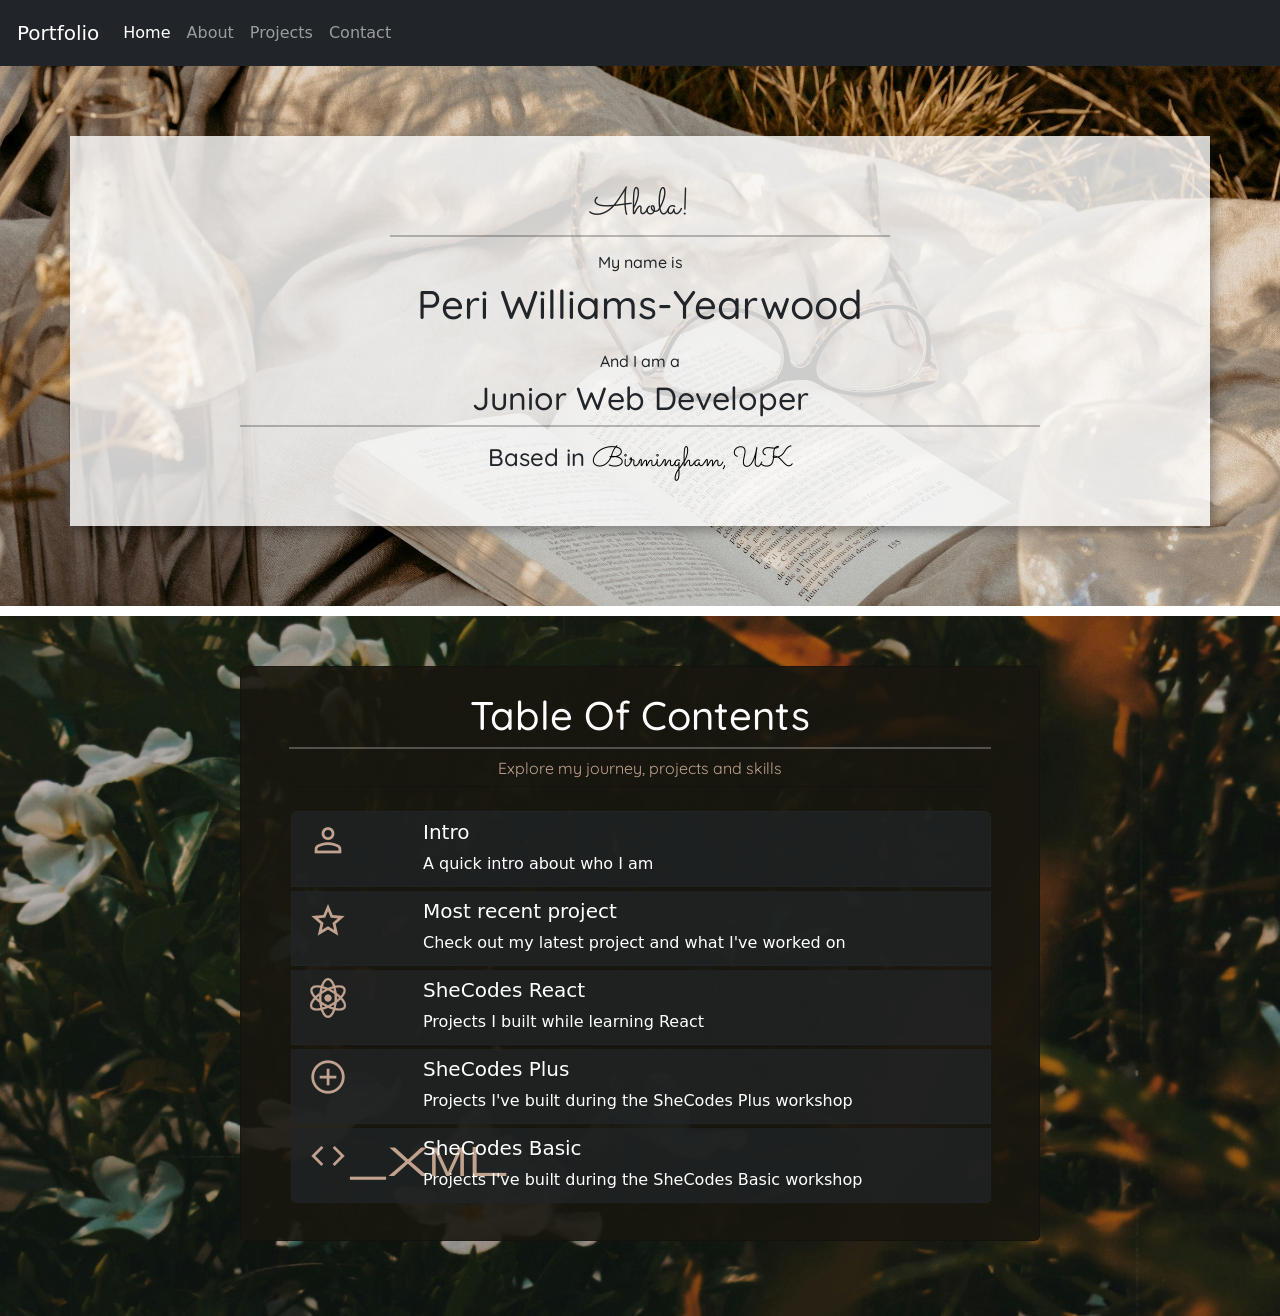
<file: index.html>
<!doctype html>
<html lang="en">
  <head>
    <meta charset="UTF-8" />
    <meta name="viewport" content="width=device-width, initial-scale=1.0" />
    <title>Home</title>
    <link
      rel="stylesheet"
      href="https://fonts.googleapis.com/css2?family=Material+Symbols+Outlined"
    />

    <link rel="preconnect" href="https://fonts.googleapis.com" />
    <link rel="preconnect" href="https://fonts.gstatic.com" crossorigin />
    <link
      href="https://fonts.googleapis.com/css2?family=Cause:wght@100..900&family=Playfair+Display:ital,wght@0,400..900;1,400..900&family=Playwrite+DE+SAS:wght@100..400&family=Playwrite+GB+S:ital,wght@0,100..400;1,100..400&family=Poppins:ital,wght@0,100;0,200;0,300;0,400;0,500;0,600;0,700;0,800;0,900;1,100;1,200;1,300;1,400;1,500;1,600;1,700;1,800;1,900&family=Quicksand:wght@300..700&family=Raleway:ital,wght@0,200;1,200&family=Roboto:ital,wght@0,100;0,300;0,400;0,500;0,700;0,900;1,100;1,300;1,400;1,500;1,700;1,900&display=swap"
      rel="stylesheet"
    />
    <link rel="preconnect" href="https://fonts.googleapis.com" />
    <link rel="preconnect" href="https://fonts.gstatic.com" crossorigin />
    <link
      href="https://fonts.googleapis.com/css2?family=Allura&family=Calligraffitti&family=Dancing+Script:wght@400..700&family=Playpen+Sans:wght@100..800&family=Playwrite+CA:wght@100..400&family=Sacramento&display=swap"
      rel="stylesheet"
    />
    <link
      href="https://cdn.jsdelivr.net/npm/bootstrap@5.3.8/dist/css/bootstrap.min.css"
      rel="stylesheet"
      integrity="sha384-sRIl4kxILFvY47J16cr9ZwB07vP4J8+LH7qKQnuqkuIAvNWLzeN8tE5YBujZqJLB"
      crossorigin="anonymous"
    />
    <link rel="stylesheet" href="styles/index.css" />
  </head>
  <body>
    <nav class="navbar navbar-expand-lg navbar-dark bg-dark">
      <div class="container-fluid">
        <a class="navbar-brand" href="#">Portfolio</a>
        <button
          class="navbar-toggler"
          type="button"
          data-bs-toggle="collapse"
          data-bs-target="#navbarNav"
          aria-controls="navbarNav"
          aria-expanded="false"
          aria-label="Toggle navigation"
        >
          <span class="navbar-toggler-icon"></span>
        </button>
        <div class="collapse navbar-collapse" id="navbarNav">
          <ul class="navbar-nav">
            <li class="nav-item">
              <a class="nav-link active" aria-current="page" href="./index.html"
                >Home</a
              >
            </li>
            <li class="nav-item">
              <a class="nav-link" href="#">About</a>
            </li>
            <li class="nav-item">
              <a class="nav-link" href="./projects.html">Projects</a>
            </li>
            <li class="nav-item">
              <a class="nav-link" href="./contact.html">Contact</a>
            </li>
          </ul>
        </div>
      </div>
    </nav>
    <div id="intro" class="container-fluid">
      <div id="intro-box" class="container pt-5 pb-3">
        <h3 id="greeting">Ahola!</h3>
        <hr id="line-1" />
        <h6 class="pt-3">My name is</h6>
        <h1 class="text-center">Peri Williams-Yearwood</h1>
        <h6 class="pt-3">And I am a</h6>
        <h2 id="occupation">Junior Web Developer</h2>
        <hr id="line-2" />
        <h4 class="pt-3 pb-4">
          Based in
          <a
            id="city"
            href="https://www.google.com/search?gs_ssp=eJzj4tDP1TfINjYuMGD04krKLMrNzEvPSMwFAEfiBvI&q=birmingham&rlz=1C5MACD_enGB1045GB1048&oq=bir&gs_lcrp=EgZjaHJvbWUqCggBEC4YsQMYgAQyBggAEEUYOTIKCAEQLhixAxiABDIMCAIQIxgnGIAEGIoFMgwIAxAjGCcYgAQYigUyEwgEEC4YgwEYxwEYsQMY0QMYgAQyEAgFEAAYgwEYsQMYgAQYigUyDQgGEAAYgwEYsQMYgAQyBggHEEUYPdIBCDIyODRqMGo3qAIAsAIA&sourceid=chrome&ie=UTF-8"
            target="_blank"
            rel="noopener noreferrer"
            >Birmingham, UK</a
          >
        </h4>
      </div>
    </div>
    <div id="table-content">
      <div id="content-box" class="card">
        <h1 id="content-title" class="card-title text-white mt-4">
          Table Of Contents
        </h1>
        <hr id="line-3" class="mx-5" />
        <h4 id="sub-content">Explore my journey, projects and skills</h4>
        <div id="content-list" class="pt-4 list-group">
          <a
            href="#intro"
            class="content-section list-group-item text-decoration-none text-white mb-1"
          >
            <div class="row">
              <div class="col-2">
                <span class="material-symbols-outlined"> person </span>
              </div>
              <div class="col">
                <h5>Intro</h5>
                <p class="content-info">A quick intro about who I am</p>
              </div>
            </div>
          </a>
          <a
            href="projects.html#recent"
            class="content-section list-group-item text-decoration-none text-white mb-1"
          >
            <div class="row">
              <div class="col-2">
                <span class="material-symbols-outlined"> star </span>
              </div>
              <div class="col">
                <h5>Most recent project</h5>
                <p class="content-info">
                  Check out my latest project and what I've worked on
                </p>
              </div>
            </div>
          </a>
          <a
            href="projects.html#react"
            class="content-section list-group-item text-decoration-none text-white mb-1"
          >
            <div class="row">
              <div class="col-2">
                <img
                  src="/images/atom.png"
                  alt="React.js symbol"
                  width="40px"
                />
              </div>
              <div class="col">
                <h5>SheCodes React</h5>
                <p class="content-info">
                  Projects I built while learning React
                </p>
              </div>
            </div>
          </a>
          <a
            href="projects.html#plus"
            class="content-section list-group-item text-decoration-none text-white mb-1"
          >
            <div class="row">
              <div class="col-2">
                <span class="material-symbols-outlined"> add_circle </span>
              </div>
              <div class="col">
                <h5>SheCodes Plus</h5>
                <p class="content-info">
                  Projects I've built during the SheCodes Plus workshop
                </p>
              </div>
            </div>
          </a>
          <a
            href="projects.html#basic"
            class="content-section list-group-item text-decoration-none text-white"
          >
            <div class="row">
              <div class="col-2">
                <span class="material-symbols-outlined"> code_xml </span>
              </div>
              <div class="col">
                <h5>SheCodes Basic</h5>
                <p class="content-info">
                  Projects I've built during the SheCodes Basic workshop
                </p>
              </div>
            </div>
          </a>
        </div>
      </div>
    </div>
  </body>
</html>
</file>
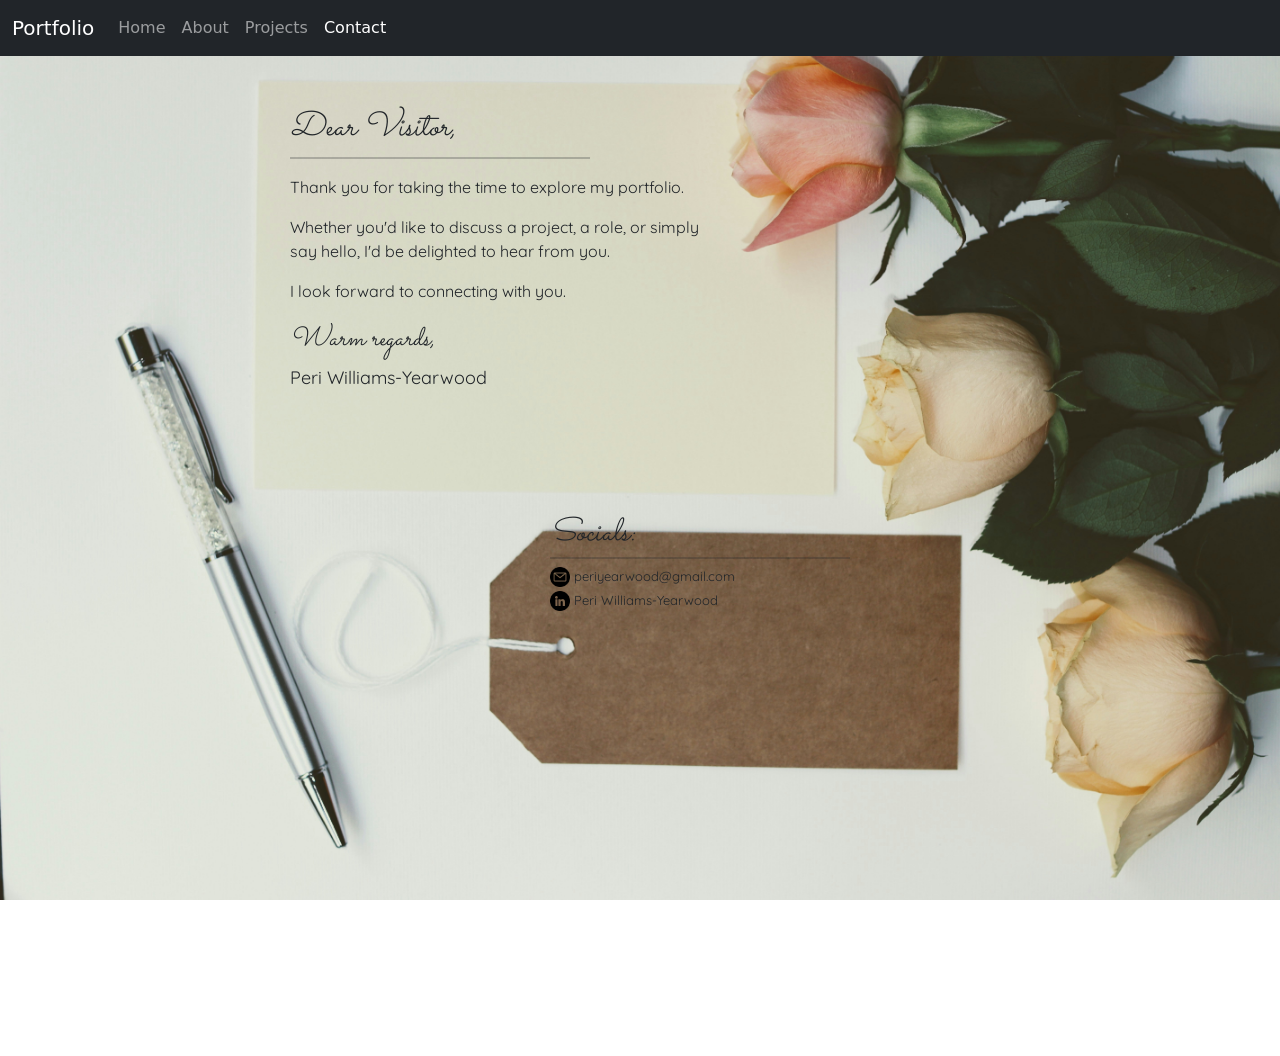
<file: contact.html>
<!doctype html>
<html lang="en">
  <head>
    <meta charset="UTF-8" />
    <meta name="viewport" content="width=device-width, initial-scale=1.0" />
    <title>Contact</title>
    <link
      rel="stylesheet"
      href="https://fonts.googleapis.com/css2?family=Material+Symbols+Outlined"
    />

    <link rel="preconnect" href="https://fonts.googleapis.com" />
    <link rel="preconnect" href="https://fonts.gstatic.com" crossorigin />
    <link
      href="https://fonts.googleapis.com/css2?family=Cause:wght@100..900&family=Playfair+Display:ital,wght@0,400..900;1,400..900&family=Playwrite+DE+SAS:wght@100..400&family=Playwrite+GB+S:ital,wght@0,100..400;1,100..400&family=Poppins:ital,wght@0,100;0,200;0,300;0,400;0,500;0,600;0,700;0,800;0,900;1,100;1,200;1,300;1,400;1,500;1,600;1,700;1,800;1,900&family=Quicksand:wght@300..700&family=Raleway:ital,wght@0,200;1,200&family=Roboto:ital,wght@0,100;0,300;0,400;0,500;0,700;0,900;1,100;1,300;1,400;1,500;1,700;1,900&display=swap"
      rel="stylesheet"
    />
    <link rel="preconnect" href="https://fonts.googleapis.com" />
    <link rel="preconnect" href="https://fonts.gstatic.com" crossorigin />
    <link
      href="https://fonts.googleapis.com/css2?family=Allura&family=Calligraffitti&family=Dancing+Script:wght@400..700&family=Playpen+Sans:wght@100..800&family=Playwrite+CA:wght@100..400&family=Sacramento&display=swap"
      rel="stylesheet"
    />
    <link
      href="https://cdn.jsdelivr.net/npm/bootstrap@5.3.8/dist/css/bootstrap.min.css"
      rel="stylesheet"
      integrity="sha384-sRIl4kxILFvY47J16cr9ZwB07vP4J8+LH7qKQnuqkuIAvNWLzeN8tE5YBujZqJLB"
      crossorigin="anonymous"
    />
    <link rel="stylesheet" href="styles/contact.css" />
  </head>
  <body>
    <nav class="navbar navbar-expand-lg navbar-dark bg-dark">
      <div class="container-fluid">
        <a class="navbar-brand" href="#">Portfolio</a>
        <button
          class="navbar-toggler"
          type="button"
          data-bs-toggle="collapse"
          data-bs-target="#navbarNav"
          aria-controls="navbarNav"
          aria-expanded="false"
          aria-label="Toggle navigation"
        >
          <span class="navbar-toggler-icon"></span>
        </button>
        <div class="collapse navbar-collapse" id="navbarNav">
          <ul class="navbar-nav">
            <li class="nav-item">
              <a class="nav-link" href="./index.html">Home</a>
            </li>
            <li class="nav-item">
              <a class="nav-link" href="#">About</a>
            </li>
            <li class="nav-item">
              <a class="nav-link" href="./projects.html">Projects</a>
            </li>
            <li class="nav-item">
              <a
                class="nav-link active"
                aria-current="page"
                href="./contact.html"
                >Contact</a
              >
            </li>
          </ul>
        </div>
      </div>
    </nav>
    <div id="contact-container">
      <div id="contact-box">
        <h2 id="greetings" class="mt-2">Dear Visitor,</h2>
        <hr id="line-1" class="mt-2 mb-3" />
        <p>Thank you for taking the time to explore my portfolio.</p>
        <p>
          Whether you'd like to discuss a project, a role, or simply <br />
          say hello, I'd be delighted to hear from you.
        </p>

        <p id="ending">I look forward to connecting with you.</p>
        <p id="sign-off">Warm regards,</p>
        <p id="my-name">Peri Williams-Yearwood</p>
      </div>
      <div id="socials-box">
        <h2 id="socials-title">Socials:</h2>
        <hr id="line-2" class="my-1" />
        <div id="socials-1">
          <img src="images/email.png" alt="an email icon" width="20px" />
          <span id="email"> periyearwood@gmail.com</span>
        </div>
        <div id="socials-2">
          <img src="images/linkedin.png" alt="an linkedin icon" width="20px" />
          <span>
            <a
              id="linkedin"
              href="https://www.linkedin.com/in/peri-williams-yearwood-37597431b/"
              target="_blank"
              rel="noopener noreferrer"
            >
              Peri Williams-Yearwood</a
            >
          </span>
        </div>
      </div>
    </div>
  </body>
</html>
</file>
<file: styles/index.css>
:root {
  --main-font-family: "Quicksand", sans-serif;
  --text-center: center;
  --secondary-font-family: "Sacramento", cursive;
  --text-colour: white;
  --hover-colour: #9a733f;
}
body {
  background-color: #212529;
}
.navbar {
  padding: 0px 5px;
}

#intro {
  background: url("../images/intro-background.jpg");
  background-attachment: scroll;
  background-repeat: no-repeat;
  background-size: cover;
  font-family: var(--main-font-family);
  text-align: var(--text-center);
  height: 550px;
  padding-top: 70px;
  border-bottom: 10px solid white;
}
#intro-box {
  background-color: rgba(255, 255, 255, 0.8);
  box-shadow: 5px 5px 10px rgb(0, 0, 0, 0.3);
  height: fit-content;
}
#greeting {
  font-family: var(--secondary-font-family);
  font-size: 38px;
  margin-bottom: 5px;
}
#city {
  font-family: var(--secondary-font-family);
  font-size: 28px;
  text-decoration: none;
  color: black;
}
#city:hover {
  color: var(--hover-colour);
}
#line-1 {
  width: 500px;
  display: block;
  margin: 0px auto;
  border: 1.25px solid black;
}
#line-2 {
  width: 800px;
  display: block;
  margin: 0px auto;
  border: 1.25px solid black;
}
@media (max-width: 1000px) {
  #line-1 {
    max-width: 50%;
  }
  #line-2 {
    max-width: 85%;
  }
}
#table-content {
  color: var(--text-colour);
  background-image: url(../images/flower-table-of-content-background.jpg);
  background-attachment: scroll;
  background-repeat: no-repeat;
  background-size: cover;
  height: 700px;
  padding-top: 50px;
}
#content-box {
  width: 800px;
  display: block;
  margin: 0px auto;
  background-color: rgba(25, 23, 15, 0.9);
}
#content-title {
  font-family: var(--main-font-family);
  text-align: var(--text-center);
  margin-top: 20px;
}
#sub-content {
  text-align: var(--text-center);
  font-size: 16px;
  font-family: var(--main-font-family);
  font-weight: 400;
  color: #c0a28f;
}
#content-list {
  margin-left: 50px;
  margin-bottom: 30px;
  width: 700px;
}
.content-section {
  background-color: rgba(33, 37, 41, 0.7);
  border: 1px solid rgba(33, 37, 41, 0.7);
  margin-bottom: 7px;
}
.content-section:hover {
  background-color: rgb(54, 53, 50);
  border: 1px solid rgb(54, 53, 50);
  transform: scale(1.05);
  transition: 120ms all ease-in-out;
}
.material-symbols-outlined {
  color: #c0a28f;
  font-size: 40px;
  display: block;
  margin: 0px auto;
}
.content-info {
  margin-bottom: 2px;
}
#line-3 {
  border: 1.25px solid white;
  margin-top: 5px;
  margin-bottom: 10px;
}
#list-1 {
  text-decoration: none;
  color: var(--text-colour);
}
li {
  list-style: none;
  line-height: 50px;
}

#flower-pic {
  padding: 0px;
}
</file>
<file: styles/contact.css>
:root {
  --main-font-family: "Quicksand", sans-serif;
  --text-center: center;
  --secondary-font-family: "Sacramento", cursive;
  --text-colour: white;
  --hover-colour: #9a733f;
}

#contact-container {
  background-image: url(../images/contact-background.jpg);
  background-repeat: no-repeat;
  background-attachment: fixed;
  background-size: cover;
  height: 1000px;
}
#contact-box {
  position: fixed;
  top: 100px;
  left: 290px;
  color: #212529;
  font-family: var(--main-font-family);
}
#greetings {
  font-family: var(--secondary-font-family);
  font-size: 34px;
  font-style: italic;
  margin-bottom: 0px;
}
#line-1 {
  width: 300px;
  border: 1px solid #212529;
}
#sign-off {
  font-size: 28px;
  font-family: var(--secondary-font-family);
  margin-bottom: 3px;
  font-style: italic;
}
#my-name {
  margin-bottom: 5px;
  font-size: 18px;
}
#socials-box {
  position: fixed;
  top: 515px;
  left: 550px;
  font-family: var(--main-font-family);
}
#socials-title {
  font-size: 32px;
  font-family: var(--secondary-font-family);
  margin-bottom: 0px;
  font-style: italic;
}
#line-2 {
  border: 1px solid #212529;
  width: 300px;
}
#email {
  font-size: 13px;
}
#linkedin {
  font-size: 13px;
  color: #212529;
  text-decoration: none;
}
#linkedin:hover {
  color: white;
}
</file>
